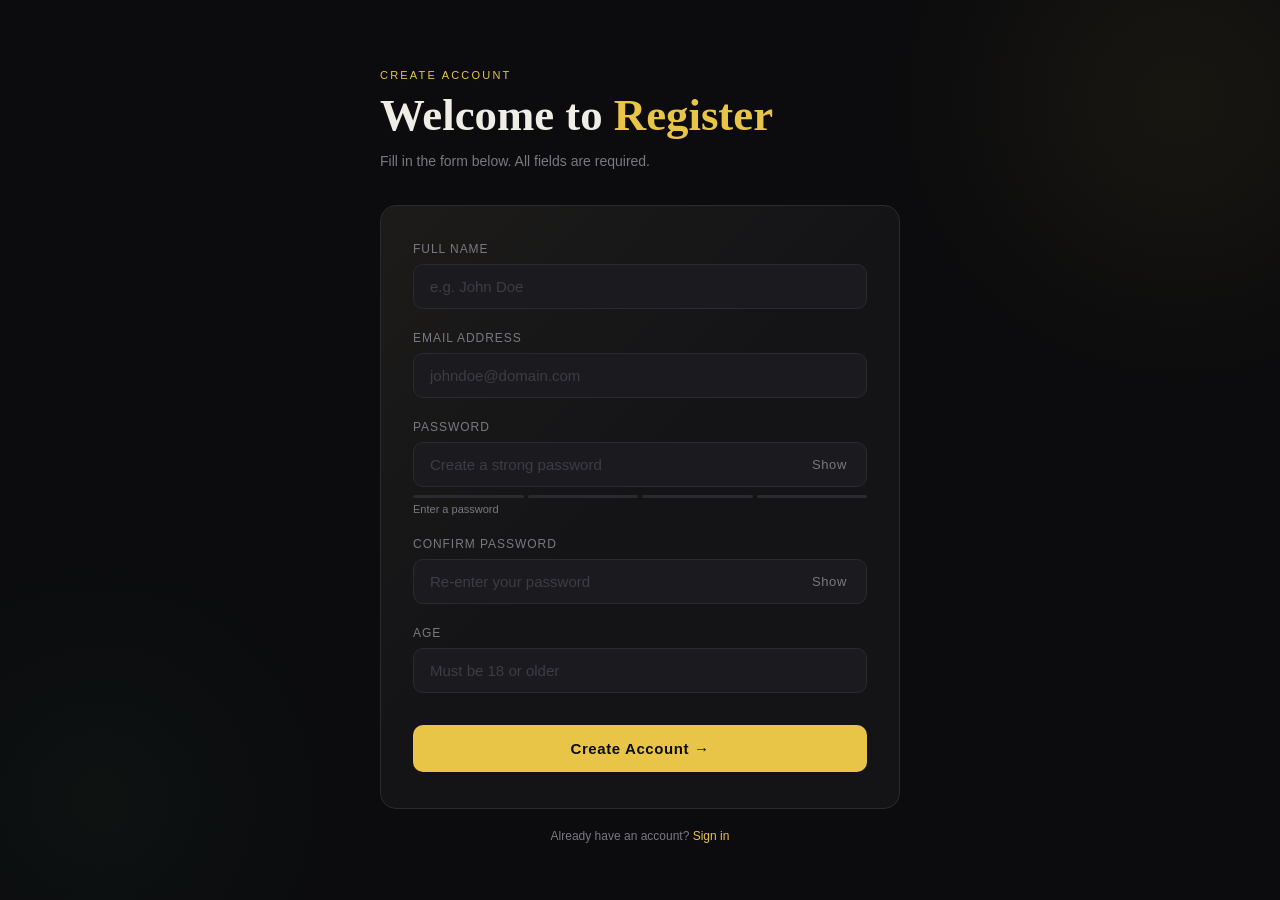
<file: Assignmnet 2/Index.html>
<!doctype html>
<html lang="en">
  <head>
    <meta charset="UTF-8" />
    <meta name="viewport" content="width=device-width, initial-scale=1.0" />
    <title>User Registration Form</title>
    <script src="script.js"></script>
    <link rel="stylesheet" href="style.css" />
  </head>
  <body>


  <div class="wrapper">
    <div class="header">
      <p class="eyebrow">Create Account</p>
        <h1>Welcome to <span>Register</span></h1>
        <p>Fill in the form below. All fields are required.</p>
    </div>

    <div class="card">
          <!-- Success banner (shown on valid submit) -->
      <div class="success-banner" id="successBanner">
          <span>✓</span>
            <span>Registration successful! Welcome aboard.</span>
          </div>

          <form id="regForm" novalidate>

            <!-- Full Name -->
            <div class="field">
              <label for="fullName">Full Name</label>
              <div class="input-wrap">
                <input
                  type="text"
                  id="fullName"
                  placeholder="e.g. John Doe"
                                  />
              </div>
            </div>

            <!-- Email -->
            <div class="field">
              <label for="email">Email Address</label>
              <div class="input-wrap">
                <input
                  type="email"
                  id="email"
                  placeholder="johndoe@domain.com"
                  
                />
              </div>
            </div>

            <!-- Password -->
            <div class="field">
              <label for="password">Password</label>
              <div class="input-wrap">
                <input
                  type="password"
                  id="password"
                  class="pw-field"
                  placeholder="Create a strong password"
                  autocomplete="new-password"
                />
                <button type="button" class="toggle-pw" onclick="togglePw('password', this)" >
                  Show
                </button>
              </div>
              <div class="strength-bar">
                <span id="sb1"></span><span id="sb2"></span
                ><span id="sb3"></span><span id="sb4"></span>
              </div>
              <p class="strength-label" id="strengthLabel">Enter a password</p>
            </div>

            <!-- Confirm Password -->
            <div class="field">
              <label for="confirmPassword">Confirm Password</label>
              <div class="input-wrap">
                <input
                  type="password"
                  id="confirmPassword"
                  class="pw-field"
                  placeholder="Re-enter your password"
                  autocomplete="new-password"
                />
                <button
                  type="button"
                  class="toggle-pw"
                  onclick="togglePw('confirmPassword', this)"
                >
                  Show
                </button>
              </div>
            </div>

            <!-- Age -->
            <div class="field">
              <label for="age">Age</label>
              <div class="input-wrap">
                <input
                  type="number"
                  id="age"
                  placeholder="Must be 18 or older"
                  min="0"
                  max="120"
                />
              </div>
            </div>

            <button type="submit" class="btn">Create Account →</button>
          </form>
        </div>

        <p class="footer-note">
          Already have an account? <a href="#">Sign in</a>
        </p>
      </div>
    </form>
  </body>
</html>
</file>
<file: Assignmnet 2/style.css>
:root {
      --bg: #0c0c0e;
      --card: #141417;
      --border: #2a2a30;
      --accent: #e8c547;
      --accent-dim: rgba(232, 197, 71, 0.12);
      --text: #f0ede6;
      --muted: #7a7880;
      --error: #e85447;
      --success: #47c47a;
      --input-bg: #1a1a1f;
      --radius: 10px;
    }
 
    *, *::before, *::after { box-sizing: border-box; margin: 0; padding: 0; }
 
    body {
      background: var(--bg);
      color: var(--text);
      font-family: 'DM Sans', sans-serif;
      min-height: 100vh;
      display: flex;
      align-items: center;
      justify-content: center;
      padding: 40px 20px;
      position: relative;
      overflow-x: hidden;
    }
 
    /* Background decoration */
    body::before {
      content: '';
      position: fixed;
      top: -200px; right: -200px;
      width: 600px; height: 600px;
      background: radial-gradient(circle, rgba(232,197,71,0.06) 0%, transparent 70%);
      pointer-events: none;
    }
    body::after {
      content: '';
      position: fixed;
      bottom: -150px; left: -150px;
      width: 500px; height: 500px;
      background: radial-gradient(circle, rgba(71,196,122,0.04) 0%, transparent 70%);
      pointer-events: none;
    }
 
    .wrapper {
      width: 100%;
      max-width: 520px;
      animation: slideUp 0.6s cubic-bezier(0.22, 1, 0.36, 1) both;
    }
 
    @keyframes slideUp {
      from { opacity: 0; transform: translateY(32px); }
      to   { opacity: 1; transform: translateY(0); }
    }
 
    /* Header */
    .header {
      margin-bottom: 36px;
    }
    .header .eyebrow {
      font-size: 11px;
      font-weight: 500;
      letter-spacing: 0.2em;
      text-transform: uppercase;
      color: var(--accent);
      margin-bottom: 10px;
    }
    .header h1 {
      font-family: 'Playfair Display', serif;
      font-size: clamp(2rem, 5vw, 2.8rem);
      font-weight: 900;
      line-height: 1.1;
      color: var(--text);
    }
    .header h1 span {
      color: var(--accent);
    }
    .header p {
      margin-top: 12px;
      font-size: 14px;
      color: var(--muted);
      font-weight: 300;
    }
 
    /* Card */
    .card {
      background: var(--card);
      border: 1px solid var(--border);
      border-radius: 16px;
      padding: 36px 32px;
      position: relative;
    }
    .card::before {
      content: '';
      position: absolute;
      inset: 0;
      border-radius: 16px;
      background: linear-gradient(135deg, rgba(232,197,71,0.04) 0%, transparent 50%);
      pointer-events: none;
    }
 
    /* Field */
    .field {
      margin-bottom: 22px;
      animation: fadeField 0.4s ease both;
    }
    .field:nth-child(1) { animation-delay: 0.1s; }
    .field:nth-child(2) { animation-delay: 0.15s; }
    .field:nth-child(3) { animation-delay: 0.2s; }
    .field:nth-child(4) { animation-delay: 0.25s; }
    .field:nth-child(5) { animation-delay: 0.3s; }
 
    @keyframes fadeField {
      from { opacity: 0; transform: translateX(-10px); }
      to   { opacity: 1; transform: translateX(0); }
    }
 
    label {
      display: block;
      font-size: 12px;
      font-weight: 500;
      letter-spacing: 0.08em;
      text-transform: uppercase;
      color: var(--muted);
      margin-bottom: 8px;
    }
 
    .input-wrap {
      position: relative;
    }
 
    input {
      width: 100%;
      background: var(--input-bg);
      border: 1.5px solid var(--border);
      border-radius: var(--radius);
      color: var(--text);
      font-family: 'DM Sans', sans-serif;
      font-size: 15px;
      font-weight: 400;
      padding: 13px 16px;
      outline: none;
      transition: border-color 0.2s, box-shadow 0.2s, background 0.2s;
      appearance: none;
    }
    input::placeholder { color: #3e3d45; }
    input:focus {
      border-color: var(--accent);
      box-shadow: 0 0 0 3px rgba(232,197,71,0.1);
      background: #1d1d23;
    }
    input.error {
      border-color: var(--error);
      box-shadow: 0 0 0 3px rgba(232,84,71,0.08);
    }
    input.valid {
      border-color: var(--success);
    }
 
    /* Password toggle */
    .toggle-pw {
      position: absolute;
      right: 14px;
      top: 50%;
      transform: translateY(-50%);
      background: none;
      border: none;
      cursor: pointer;
      color: var(--muted);
      font-size: 13px;
      font-family: 'DM Sans', sans-serif;
      font-weight: 500;
      letter-spacing: 0.05em;
      padding: 4px 6px;
      border-radius: 4px;
      transition: color 0.2s;
    }
    .toggle-pw:hover { color: var(--accent); }
    input[type="password"], input[type="text"].pw-field {
      padding-right: 64px;
    }
 
    /* Password strength */
    .strength-bar {
      display: flex;
      gap: 4px;
      margin-top: 8px;
    }
    .strength-bar span {
      flex: 1;
      height: 3px;
      border-radius: 2px;
      background: var(--border);
      transition: background 0.3s;
    }
    .strength-label {
      font-size: 11px;
      color: var(--muted);
      margin-top: 5px;
      transition: color 0.3s;
    }
 
    /* Submit button */
    .btn {
      width: 100%;
      margin-top: 10px;
      padding: 15px;
      background: var(--accent);
      color: #0c0c0e;
      border: none;
      border-radius: var(--radius);
      font-family: 'DM Sans', sans-serif;
      font-size: 15px;
      font-weight: 600;
      letter-spacing: 0.04em;
      cursor: pointer;
      transition: transform 0.15s, box-shadow 0.2s, background 0.2s;
      position: relative;
      overflow: hidden;
    }
    .btn::after {
      content: '';
      position: absolute;
      inset: 0;
      background: rgba(255,255,255,0);
      transition: background 0.2s;
    }
    .btn:hover {
      transform: translateY(-1px);
      box-shadow: 0 8px 24px rgba(232,197,71,0.3);
    }
    .btn:hover::after { background: rgba(255,255,255,0.08); }
    .btn:active { transform: translateY(0); }
 
    /* Success banner */
    .success-banner {
      display: none;
      background: rgba(71,196,122,0.1);
      border: 1px solid rgba(71,196,122,0.3);
      border-radius: var(--radius);
      padding: 16px 20px;
      margin-bottom: 22px;
      font-size: 14px;
      color: var(--success);
      font-weight: 500;
      animation: popIn 0.4s cubic-bezier(0.34, 1.56, 0.64, 1) both;
    }
    .success-banner.show { display: flex; align-items: center; gap: 10px; }
 
    @keyframes popIn {
      from { opacity: 0; transform: scale(0.95); }
      to   { opacity: 1; transform: scale(1); }
    }
 
    .footer-note {
      text-align: center;
      margin-top: 20px;
      font-size: 12px;
      color: var(--muted);
    }
    .footer-note a { color: var(--accent); text-decoration: none; }
</file>
